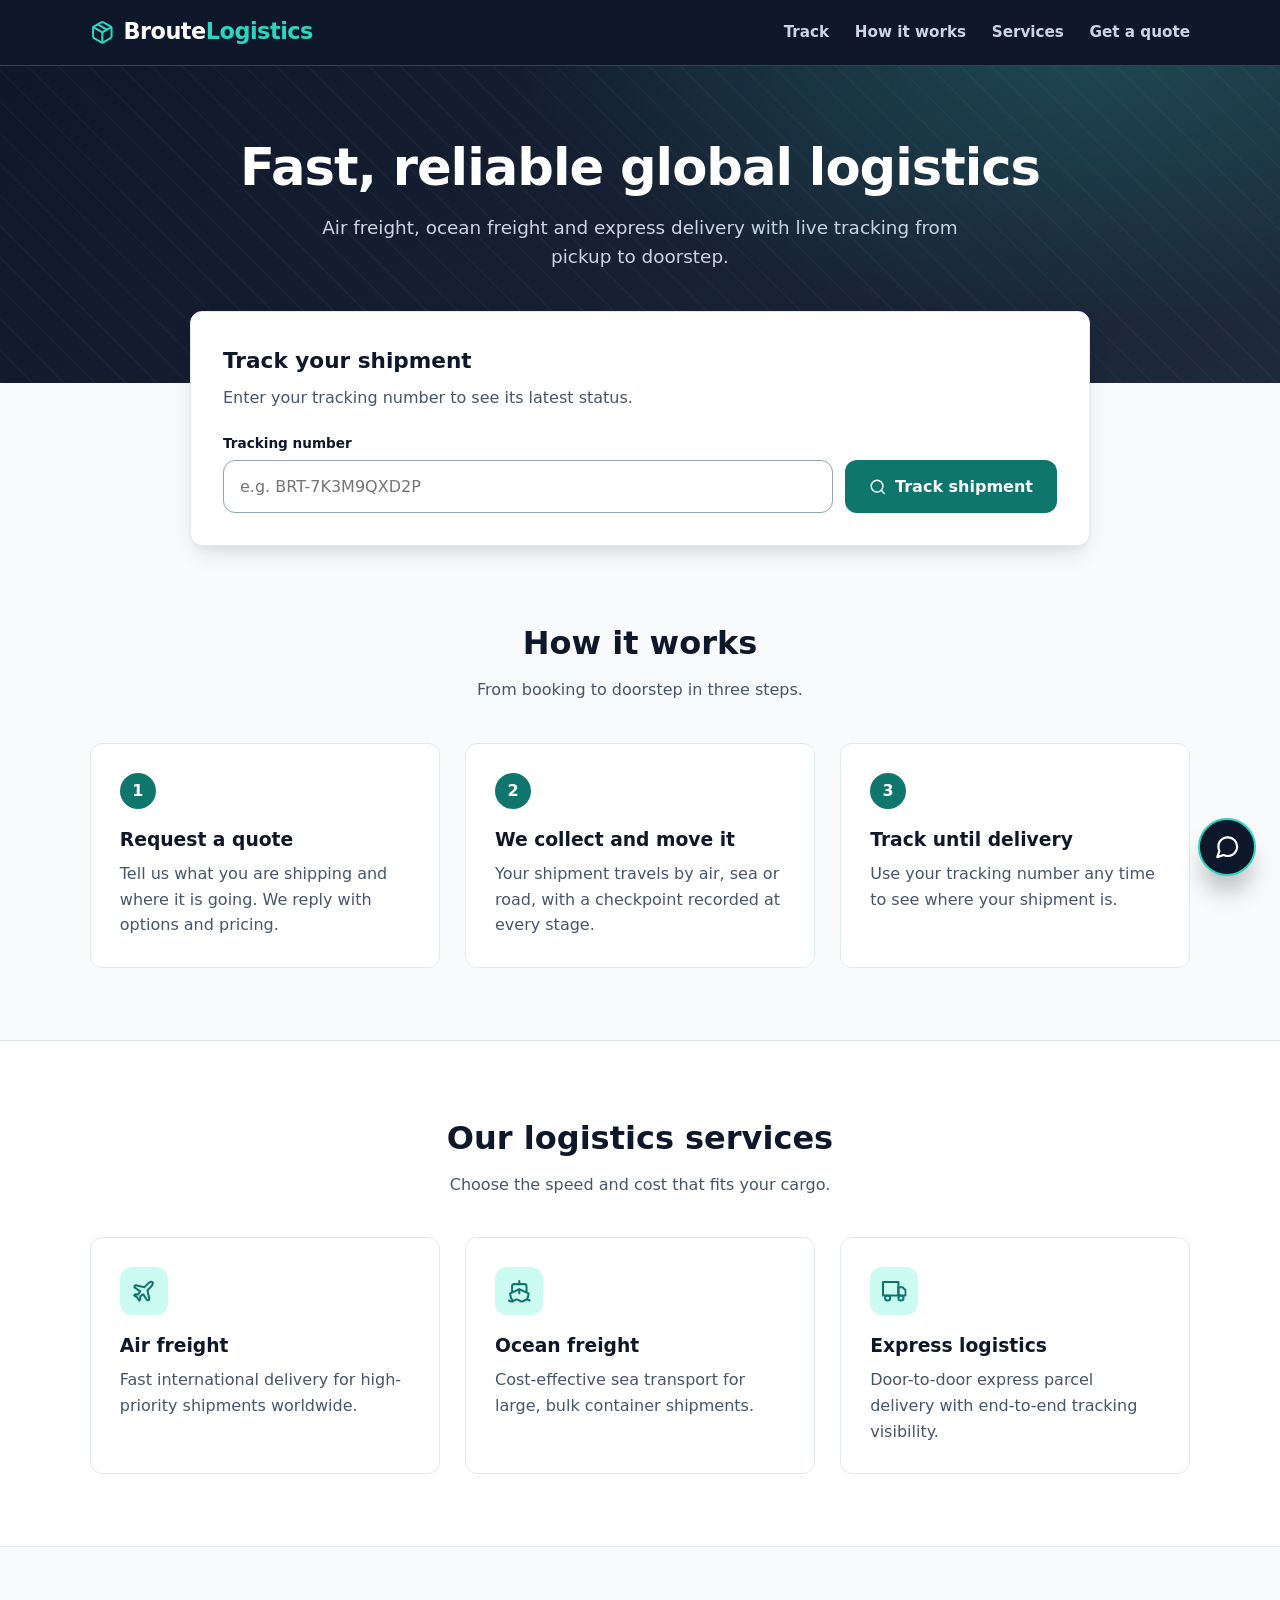
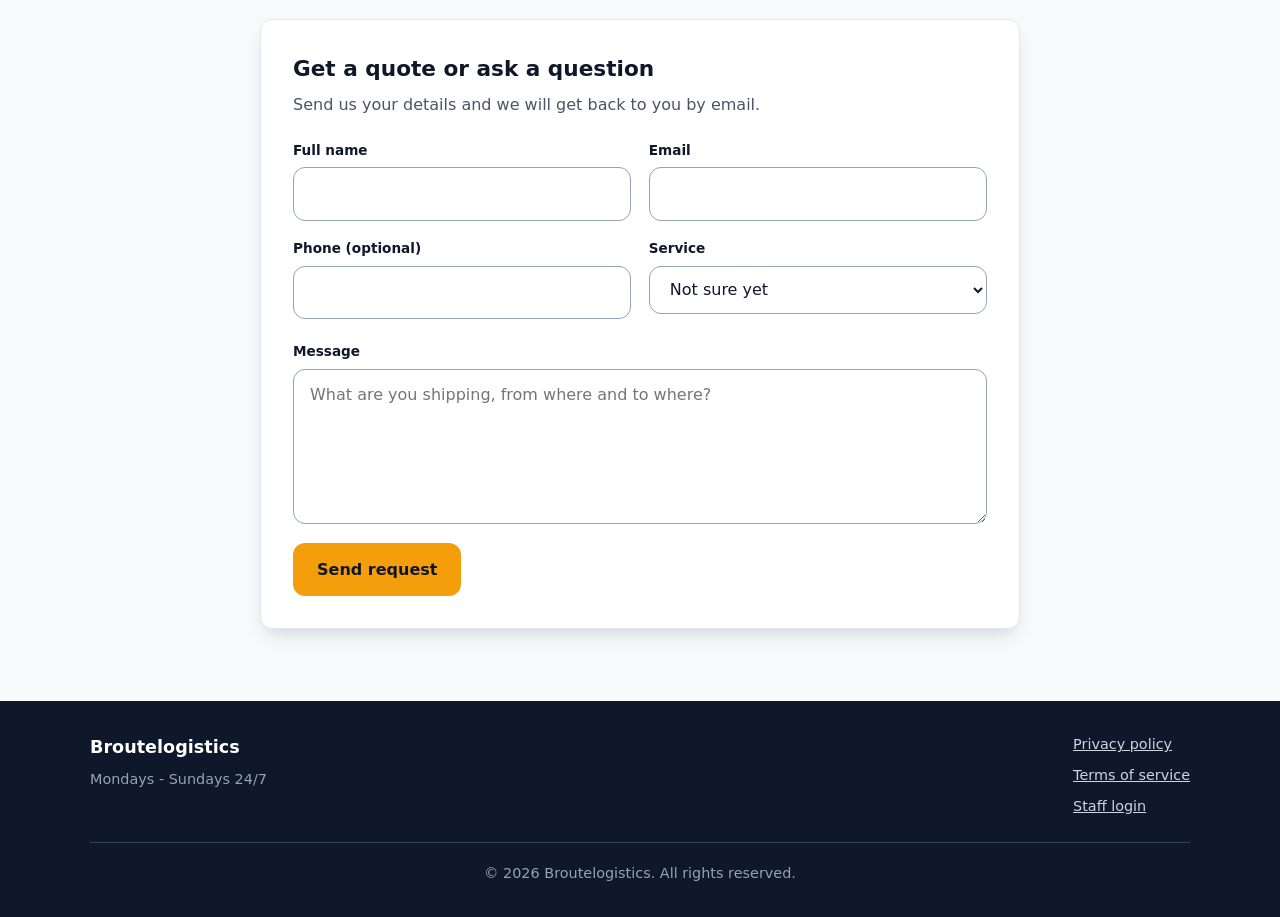
<file: index.html>
<!DOCTYPE html>
<html lang="en">
<head>
  <meta charset="UTF-8">
  <meta name="viewport" content="width=device-width, initial-scale=1">
  <meta http-equiv="Content-Security-Policy" content="default-src 'self'; script-src 'self'; style-src 'self'; img-src 'self' data:; connect-src 'self' https://*.supabase.co; base-uri 'self'; form-action 'self'; object-src 'none'">
  <meta name="theme-color" content="#0F172A">
  <link rel="icon" href="assets/favicon.svg" type="image/svg+xml">
  <link rel="stylesheet" href="assets/css/styles.css">
  <title>Broutelogistics | Global Freight &amp; Parcel Tracking</title>
  <meta name="description" content="Broutelogistics: air freight, ocean freight and express parcel delivery with live shipment tracking.">
  <meta property="og:type" content="website">
  <meta property="og:title" content="Broutelogistics | Global Freight &amp; Parcel Tracking">
  <meta property="og:description" content="Air, ocean and express logistics with live shipment tracking.">
  <script src="assets/js/config.js"></script>
  <script src="assets/js/utils.js" defer></script>
  <script src="assets/js/api.js" defer></script>
  <script src="assets/js/main.js" defer></script>
</head>
<body>
  <a class="skip-link" href="#main">Skip to content</a>
  <svg class="sprite" width="0" height="0" aria-hidden="true" focusable="false">
    <symbol id="i-search" viewBox="0 0 24 24"><circle cx="11" cy="11" r="8"/><line x1="21" y1="21" x2="16.65" y2="16.65"/></symbol>
    <symbol id="i-menu" viewBox="0 0 24 24"><line x1="3" y1="12" x2="21" y2="12"/><line x1="3" y1="6" x2="21" y2="6"/><line x1="3" y1="18" x2="21" y2="18"/></symbol>
    <symbol id="i-x" viewBox="0 0 24 24"><line x1="18" y1="6" x2="6" y2="18"/><line x1="6" y1="6" x2="18" y2="18"/></symbol>
    <symbol id="i-check" viewBox="0 0 24 24"><polyline points="20 6 9 17 4 12"/></symbol>
    <symbol id="i-chat" viewBox="0 0 24 24"><path d="M21 11.5a8.38 8.38 0 0 1-.9 3.8 8.5 8.5 0 0 1-7.6 4.7 8.38 8.38 0 0 1-3.8-.9L3 21l1.9-5.7a8.38 8.38 0 0 1-.9-3.8 8.5 8.5 0 0 1 4.7-7.6 8.38 8.38 0 0 1 3.8-.9h.5a8.48 8.48 0 0 1 8 8v.5z"/></symbol>
    <symbol id="i-send" viewBox="0 0 24 24"><line x1="22" y1="2" x2="11" y2="13"/><polygon points="22 2 15 22 11 13 2 9 22 2"/></symbol>
    <symbol id="i-package" viewBox="0 0 24 24"><path d="M16.5 9.4l-9-5.19M21 16V8a2 2 0 0 0-1-1.73l-7-4a2 2 0 0 0-2 0l-7 4A2 2 0 0 0 3 8v8a2 2 0 0 0 1 1.73l7 4a2 2 0 0 0 2 0l7-4A2 2 0 0 0 21 16z"/><polyline points="3.27 6.96 12 12.01 20.73 6.96"/><line x1="12" y1="22.08" x2="12" y2="12"/></symbol>
    <symbol id="i-truck" viewBox="0 0 24 24"><rect x="1" y="3" width="15" height="13"/><polygon points="16 8 20 8 23 11 23 16 16 16 16 8"/><circle cx="5.5" cy="18.5" r="2.5"/><circle cx="18.5" cy="18.5" r="2.5"/></symbol>
    <symbol id="i-plane" viewBox="0 0 24 24"><path d="M17.8 19.2 16 11l3.5-3.5C21 6 21.5 4 21 3c-1-.5-3 0-4.5 1.5L13 8 4.8 6.2c-.5-.1-.9.1-1.1.5l-.3.5c-.2.5-.1 1 .3 1.3L9 12l-2 3H4l-1 1 3 2 2 3 1-1v-3l3-2 3.5 5.3c.3.4.8.5 1.3.3l.5-.2c.4-.3.6-.7.5-1.2z"/></symbol>
    <symbol id="i-ship" viewBox="0 0 24 24"><path d="M2 21c.6.5 1.2 1 2.5 1 2.5 0 2.5-2 5-2 1.3 0 1.9.5 2.5 1 .6.5 1.2 1 2.5 1 2.5 0 2.5-2 5-2 1.3 0 1.9.5 2.5 1"/><path d="M19.38 20A11.6 11.6 0 0 0 21 14l-9-4-9 4c0 2.9.94 5.34 2.81 7.76"/><path d="M19 13V7a2 2 0 0 0-2-2H7a2 2 0 0 0-2 2v6"/><path d="M12 10v4"/><path d="M12 2v3"/></symbol>
  </svg>

  <header class="site-header">
    <div class="container header-inner">
      <a class="brand" href="index.html" aria-label="Broutelogistics home"><svg class="icon" aria-hidden="true"><use href="#i-package"/></svg><span>Broute<b>Logistics</b></span></a>
      <button class="menu-btn" id="menuBtn" type="button" aria-expanded="false" aria-controls="siteNav" aria-label="Toggle menu"><svg class="icon" aria-hidden="true"><use href="#i-menu"/></svg></button>
      <nav class="site-nav" id="siteNav" aria-label="Main">
        <a href="#track">Track</a>
        <a href="#how">How it works</a>
        <a href="#services">Services</a>
        <a href="#contact">Get a quote</a>
      </nav>
    </div>
  </header>

  <main id="main">
    <section class="hero">
      <div class="container">
        <h1>Fast, reliable global logistics</h1>
        <p>Air freight, ocean freight and express delivery with live tracking from pickup to doorstep.</p>
      </div>
    </section>

    <section id="track" class="track-section">
      <div class="container">
        <div class="card">
          <h2>Track your shipment</h2>
          <p class="lead">Enter your tracking number to see its latest status.</p>
          <form class="track-form" id="trackForm" novalidate>
            <div class="field">
              <label for="trackInput">Tracking number</label>
              <input id="trackInput" name="track" type="text" autocomplete="off" autocapitalize="characters" spellcheck="false" placeholder="e.g. BRT-7K3M9QXD2P" maxlength="24" required>
            </div>
            <button class="btn btn-primary align-end" id="trackBtn" type="submit"><svg class="icon" aria-hidden="true"><use href="#i-search"/></svg> <span>Track shipment</span></button>
          </form>
          <div id="trackResult" class="result" aria-live="polite"></div>
        </div>
      </div>
    </section>

    <section id="how" class="section">
      <div class="container">
        <h2 class="section-title">How it works</h2>
        <p class="section-sub">From booking to doorstep in three steps.</p>
        <div class="grid-3 steps-num">
          <div class="tile"><h3>Request a quote</h3><p>Tell us what you are shipping and where it is going. We reply with options and pricing.</p></div>
          <div class="tile"><h3>We collect and move it</h3><p>Your shipment travels by air, sea or road, with a checkpoint recorded at every stage.</p></div>
          <div class="tile"><h3>Track until delivery</h3><p>Use your tracking number any time to see where your shipment is.</p></div>
        </div>
      </div>
    </section>

    <section id="services" class="section alt">
      <div class="container">
        <h2 class="section-title">Our logistics services</h2>
        <p class="section-sub">Choose the speed and cost that fits your cargo.</p>
        <div class="grid-3">
          <article class="tile"><div class="icon-wrap"><svg class="icon" aria-hidden="true"><use href="#i-plane"/></svg></div><h3>Air freight</h3><p>Fast international delivery for high-priority shipments worldwide.</p></article>
          <article class="tile"><div class="icon-wrap"><svg class="icon" aria-hidden="true"><use href="#i-ship"/></svg></div><h3>Ocean freight</h3><p>Cost-effective sea transport for large, bulk container shipments.</p></article>
          <article class="tile"><div class="icon-wrap"><svg class="icon" aria-hidden="true"><use href="#i-truck"/></svg></div><h3>Express logistics</h3><p>Door-to-door express parcel delivery with end-to-end tracking visibility.</p></article>
        </div>
      </div>
    </section>

    <section id="contact" class="section">
      <div class="container narrow">
        <div class="card">
          <h2>Get a quote or ask a question</h2>
          <p class="lead">Send us your details and we will get back to you by email.</p>
          <form id="inquiryForm" novalidate>
            <div class="form-grid">
              <div class="field"><label for="qName">Full name</label><input id="qName" name="name" type="text" autocomplete="name" maxlength="100" required></div>
              <div class="field"><label for="qEmail">Email</label><input id="qEmail" name="email" type="email" autocomplete="email" maxlength="200" required></div>
              <div class="field"><label for="qPhone">Phone (optional)</label><input id="qPhone" name="phone" type="tel" autocomplete="tel" maxlength="40"></div>
              <div class="field"><label for="qService">Service</label>
                <select id="qService" name="service"><option value="">Not sure yet</option><option>Express</option><option>Air Freight</option><option>Ocean Freight</option></select></div>
            </div>
            <div class="field full"><label for="qMessage">Message</label><textarea id="qMessage" name="message" rows="5" maxlength="2000" required placeholder="What are you shipping, from where and to where?"></textarea></div>
            <div class="trap" aria-hidden="true"><label for="qWebsite">Website</label><input id="qWebsite" name="website" type="text" tabindex="-1" autocomplete="off"></div>
            <button class="btn btn-accent" id="qBtn" type="submit">Send request</button>
          </form>
          <div id="inquiryMsg" aria-live="polite"></div>
        </div>
      </div>
    </section>
  </main>

  <footer class="site-footer">
    <div class="container footer-grid">
      <div>
        <p class="footer-brand">Broutelogistics</p>
        <p data-company-wrap><span data-company="address"></span></p>
        <p data-company-wrap>Email: <a data-company="email" href="#"></a></p>
        <p data-company-wrap>Phone: <a data-company="phone" href="#"></a></p>
        <p data-company-wrap><span data-company="hours"></span></p>
      </div>
      <nav aria-label="Footer" class="footer-links">
        <a href="privacy.html">Privacy policy</a>
        <a href="terms.html">Terms of service</a>
        <a href="admin.html" rel="nofollow">Staff login</a>
      </nav>
    </div>
    <div class="container"><p class="copy">&copy; <span id="year">2026</span> Broutelogistics. All rights reserved.</p></div>
  </footer>

  <button class="chat-toggle" id="chatToggle" type="button" aria-expanded="false" aria-controls="chatPanel" aria-label="Open chat assistant"><svg class="icon" aria-hidden="true"><use href="#i-chat"/></svg></button>
  <section class="chat-panel" id="chatPanel" aria-label="Chat assistant" hidden>
    <div class="chat-head"><span>Broute Assistant</span><button type="button" id="chatClose" aria-label="Close chat"><svg class="icon" aria-hidden="true"><use href="#i-x"/></svg></button></div>
    <div class="chat-log" id="chatLog" role="log" aria-live="polite"></div>
    <form class="chat-form" id="chatForm">
      <label class="visually-hidden" for="chatInput">Your message</label>
      <input id="chatInput" type="text" placeholder="Ask a question or paste a tracking number" autocomplete="off" maxlength="300" required>
      <button class="btn btn-primary btn-sm" type="submit" aria-label="Send"><svg class="icon" aria-hidden="true"><use href="#i-send"/></svg></button>
    </form>
  </section>
</body>
</html>
</file>
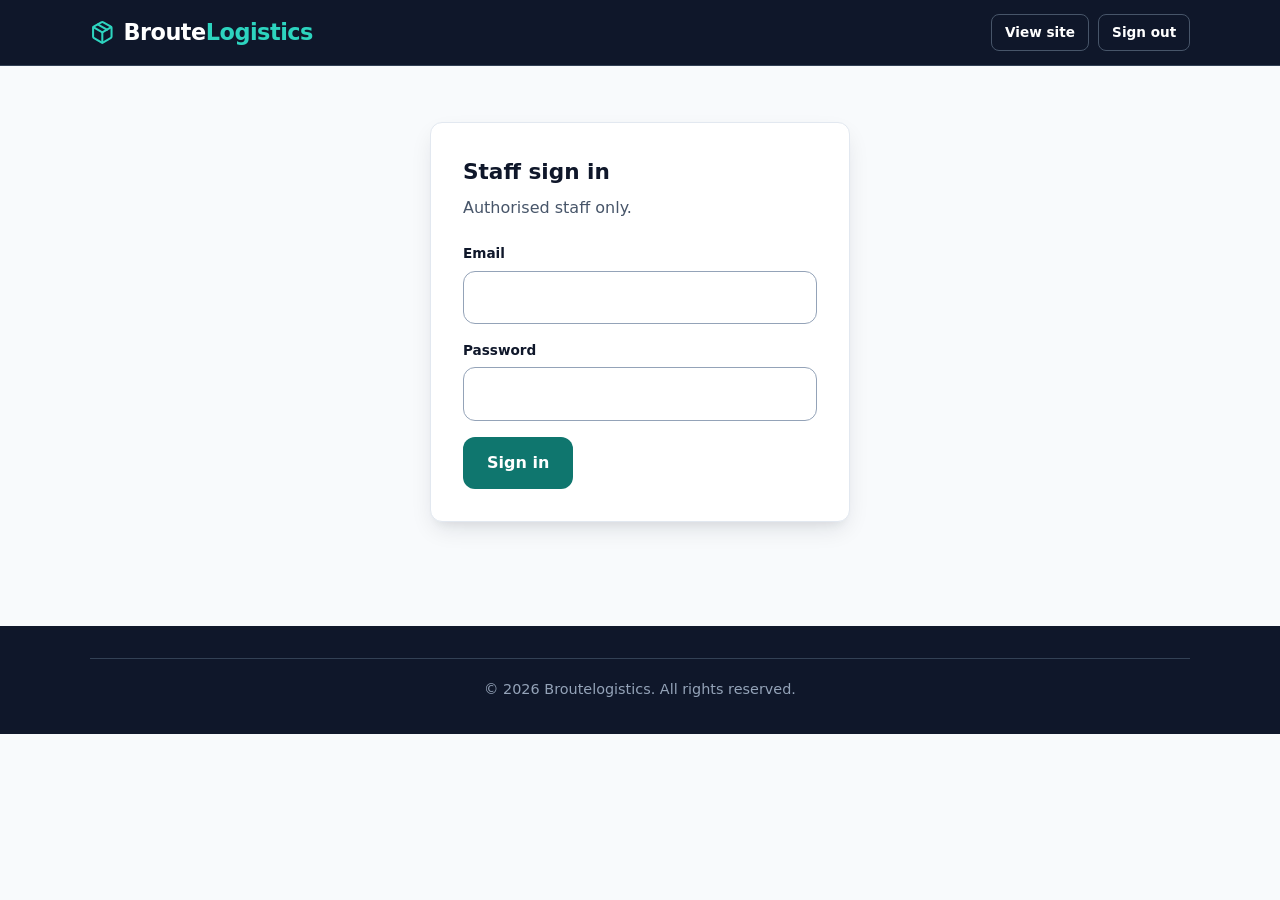
<file: admin.html>
<!DOCTYPE html>
<html lang="en">
<head>
  <meta charset="UTF-8">
  <meta name="viewport" content="width=device-width, initial-scale=1">
  <meta http-equiv="Content-Security-Policy" content="default-src 'self'; script-src 'self'; style-src 'self'; img-src 'self' data:; connect-src 'self' https://*.supabase.co; base-uri 'self'; form-action 'self'; object-src 'none'">
  <meta name="theme-color" content="#0F172A">
  <link rel="icon" href="assets/favicon.svg" type="image/svg+xml">
  <link rel="stylesheet" href="assets/css/styles.css">
  <meta name="robots" content="noindex, nofollow">
  <title>Staff console | Broutelogistics</title>
  <script src="assets/js/config.js"></script>
  <script src="assets/js/utils.js" defer></script>
  <script src="assets/js/api.js" defer></script>
  <script src="assets/js/admin.js" defer></script>
</head>
<body class="admin">
  <a class="skip-link" href="#main">Skip to content</a>
  <svg class="sprite" width="0" height="0" aria-hidden="true" focusable="false">
    <symbol id="i-search" viewBox="0 0 24 24"><circle cx="11" cy="11" r="8"/><line x1="21" y1="21" x2="16.65" y2="16.65"/></symbol>
    <symbol id="i-menu" viewBox="0 0 24 24"><line x1="3" y1="12" x2="21" y2="12"/><line x1="3" y1="6" x2="21" y2="6"/><line x1="3" y1="18" x2="21" y2="18"/></symbol>
    <symbol id="i-x" viewBox="0 0 24 24"><line x1="18" y1="6" x2="6" y2="18"/><line x1="6" y1="6" x2="18" y2="18"/></symbol>
    <symbol id="i-check" viewBox="0 0 24 24"><polyline points="20 6 9 17 4 12"/></symbol>
    <symbol id="i-chat" viewBox="0 0 24 24"><path d="M21 11.5a8.38 8.38 0 0 1-.9 3.8 8.5 8.5 0 0 1-7.6 4.7 8.38 8.38 0 0 1-3.8-.9L3 21l1.9-5.7a8.38 8.38 0 0 1-.9-3.8 8.5 8.5 0 0 1 4.7-7.6 8.38 8.38 0 0 1 3.8-.9h.5a8.48 8.48 0 0 1 8 8v.5z"/></symbol>
    <symbol id="i-send" viewBox="0 0 24 24"><line x1="22" y1="2" x2="11" y2="13"/><polygon points="22 2 15 22 11 13 2 9 22 2"/></symbol>
    <symbol id="i-package" viewBox="0 0 24 24"><path d="M16.5 9.4l-9-5.19M21 16V8a2 2 0 0 0-1-1.73l-7-4a2 2 0 0 0-2 0l-7 4A2 2 0 0 0 3 8v8a2 2 0 0 0 1 1.73l7 4a2 2 0 0 0 2 0l7-4A2 2 0 0 0 21 16z"/><polyline points="3.27 6.96 12 12.01 20.73 6.96"/><line x1="12" y1="22.08" x2="12" y2="12"/></symbol>
    <symbol id="i-truck" viewBox="0 0 24 24"><rect x="1" y="3" width="15" height="13"/><polygon points="16 8 20 8 23 11 23 16 16 16 16 8"/><circle cx="5.5" cy="18.5" r="2.5"/><circle cx="18.5" cy="18.5" r="2.5"/></symbol>
    <symbol id="i-plane" viewBox="0 0 24 24"><path d="M17.8 19.2 16 11l3.5-3.5C21 6 21.5 4 21 3c-1-.5-3 0-4.5 1.5L13 8 4.8 6.2c-.5-.1-.9.1-1.1.5l-.3.5c-.2.5-.1 1 .3 1.3L9 12l-2 3H4l-1 1 3 2 2 3 1-1v-3l3-2 3.5 5.3c.3.4.8.5 1.3.3l.5-.2c.4-.3.6-.7.5-1.2z"/></symbol>
    <symbol id="i-ship" viewBox="0 0 24 24"><path d="M2 21c.6.5 1.2 1 2.5 1 2.5 0 2.5-2 5-2 1.3 0 1.9.5 2.5 1 .6.5 1.2 1 2.5 1 2.5 0 2.5-2 5-2 1.3 0 1.9.5 2.5 1"/><path d="M19.38 20A11.6 11.6 0 0 0 21 14l-9-4-9 4c0 2.9.94 5.34 2.81 7.76"/><path d="M19 13V7a2 2 0 0 0-2-2H7a2 2 0 0 0-2 2v6"/><path d="M12 10v4"/><path d="M12 2v3"/></symbol>
  </svg>

  <header class="site-header">
    <div class="container header-inner">
      <a class="brand" href="index.html" aria-label="Broutelogistics home"><svg class="icon" aria-hidden="true"><use href="#i-package"/></svg><span>Broute<b>Logistics</b></span></a>
      <div class="header-actions">
        <span class="who" id="whoami" hidden></span>
        <a class="btn btn-ghost btn-sm" href="index.html">View site</a>
        <button class="btn btn-ghost btn-sm" id="logoutBtn" type="button" hidden>Sign out</button>
      </div>
    </div>
  </header>

  <main id="main" class="container">
    <!-- Sign in -->
    <section id="loginView" class="login-wrap" hidden>
      <div class="card">
        <h1 class="h2">Staff sign in</h1>
        <p class="lead">Authorised staff only.</p>
        <form id="loginForm" novalidate>
          <div class="field"><label for="lEmail">Email</label><input id="lEmail" type="email" autocomplete="username" required></div>
          <div class="field mt"><label for="lPass">Password</label><input id="lPass" type="password" autocomplete="current-password" required></div>
          <button class="btn btn-primary mt" id="lBtn" type="submit">Sign in</button>
        </form>
        <div id="loginMsg" aria-live="polite"></div>
      </div>
    </section>

    <!-- Console -->
    <div id="appView" class="stack" hidden>
      <div class="page-head"><h1>Staff console</h1></div>
      <div class="tabs" role="tablist" aria-label="Sections">
        <button class="tab" role="tab" id="tabShip" aria-selected="true" aria-controls="panelShip" type="button">Shipments</button>
        <button class="tab" role="tab" id="tabInq" aria-selected="false" aria-controls="panelInq" type="button">Enquiries <span class="count" id="inqCount" hidden></span></button>
      </div>

      <div id="panelShip" role="tabpanel" aria-labelledby="tabShip" class="stack">
        <section class="card" aria-labelledby="createTitle">
          <h2 id="createTitle">New shipment</h2>
          <p class="lead">A unique tracking number is generated automatically. New shipments always start as "Created".</p>
          <form id="createForm" novalidate>
            <div class="form-grid">
              <div class="field"><label for="description">Goods description</label><input id="description" name="description" type="text" maxlength="120" required></div>
              <div class="field"><label for="service">Service</label><select id="service" name="service"><option>Express</option><option>Air Freight</option><option>Ocean Freight</option></select></div>
              <div class="field"><label for="origin">Origin</label><input id="origin" name="origin" type="text" maxlength="100" placeholder="City, Country" required></div>
              <div class="field"><label for="destination">Destination</label><input id="destination" name="destination" type="text" maxlength="100" placeholder="City, Country" required></div>
              <div class="field"><label for="sender">Sender name</label><input id="sender" name="sender" type="text" maxlength="100"></div>
              <div class="field"><label for="recipient">Recipient name</label><input id="recipient" name="recipient" type="text" maxlength="100"></div>
              <div class="field"><label for="contact">Recipient contact</label><input id="contact" name="contact" type="text" maxlength="120" placeholder="Email or phone"></div>
              <div class="field"><label for="weight">Weight (kg)</label><input id="weight" name="weight" type="number" min="0.01" step="0.01"></div>
            </div>
            <button class="btn btn-accent" id="createBtn" type="submit">Generate tracking number</button>
          </form>
          <div id="createMsg" aria-live="polite"></div>
        </section>

        <section class="card" aria-labelledby="listTitle">
          <div class="toolbar">
            <h2 id="listTitle">All shipments</h2>
            <div class="group">
              <label class="visually-hidden" for="searchBox">Search shipments</label>
              <input class="search" id="searchBox" type="search" placeholder="Search tracking no., goods, recipient…" maxlength="60">
              <label class="visually-hidden" for="statusFilter">Filter by status</label>
              <select class="search" id="statusFilter"><option value="">All statuses</option></select>
            </div>
          </div>
          <div id="listMsg" aria-live="polite"></div>
          <div class="table-wrap">
            <table class="table stack-sm">
              <caption class="visually-hidden">Shipments</caption>
              <thead><tr><th scope="col">Tracking no.</th><th scope="col">Goods</th><th scope="col">Route</th><th scope="col">Status</th><th scope="col">Updated</th><th scope="col"><span class="visually-hidden">Actions</span></th></tr></thead>
              <tbody id="shipmentRows"></tbody>
            </table>
          </div>
          <p class="empty" id="emptyState" hidden>No shipments found.</p>
          <div class="pager">
            <button class="btn btn-ghost btn-sm" id="prevBtn" type="button">Previous</button>
            <span id="pageInfo"></span>
            <button class="btn btn-ghost btn-sm" id="nextBtn" type="button">Next</button>
          </div>
        </section>
      </div>

      <div id="panelInq" role="tabpanel" aria-labelledby="tabInq" class="stack" hidden>
        <section class="card" aria-labelledby="inqTitle">
          <h2 id="inqTitle">Customer enquiries</h2>
          <div id="inqMsg" aria-live="polite"></div>
          <ul class="inq-list" id="inqList"></ul>
          <p class="empty" id="inqEmpty" hidden>No enquiries yet.</p>
        </section>
      </div>
    </div>
  </main>

  <dialog id="shipDialog" aria-labelledby="dlgTitle">
    <div class="dlg-head"><h2 id="dlgTitle" class="h2"></h2><button class="btn btn-ghost btn-sm" id="dlgClose" type="button" aria-label="Close">&times;</button></div>
    <dl class="meta-grid" id="dlgMeta"></dl>
    <form id="eventForm" novalidate>
      <div class="form-grid">
        <div class="field"><label for="evStatus">New status</label><select id="evStatus"></select></div>
        <div class="field"><label for="evLocation">Location (optional)</label><input id="evLocation" type="text" maxlength="120" placeholder="e.g. Lagos Hub"></div>
      </div>
      <div class="field"><label for="evNote">Note (optional, visible to customer)</label><input id="evNote" type="text" maxlength="200"></div>
      <button class="btn btn-primary mt" id="evBtn" type="submit">Save update</button>
    </form>
    <div id="dlgMsg" aria-live="polite"></div>
    <h3 class="h3">History</h3>
    <ol class="timeline" id="dlgHistory"></ol>
  </dialog>

  <footer class="site-footer"><div class="container"><p class="copy">&copy; <span id="year">2026</span> Broutelogistics. All rights reserved.</p></div></footer>
</body>
</html>
</file>
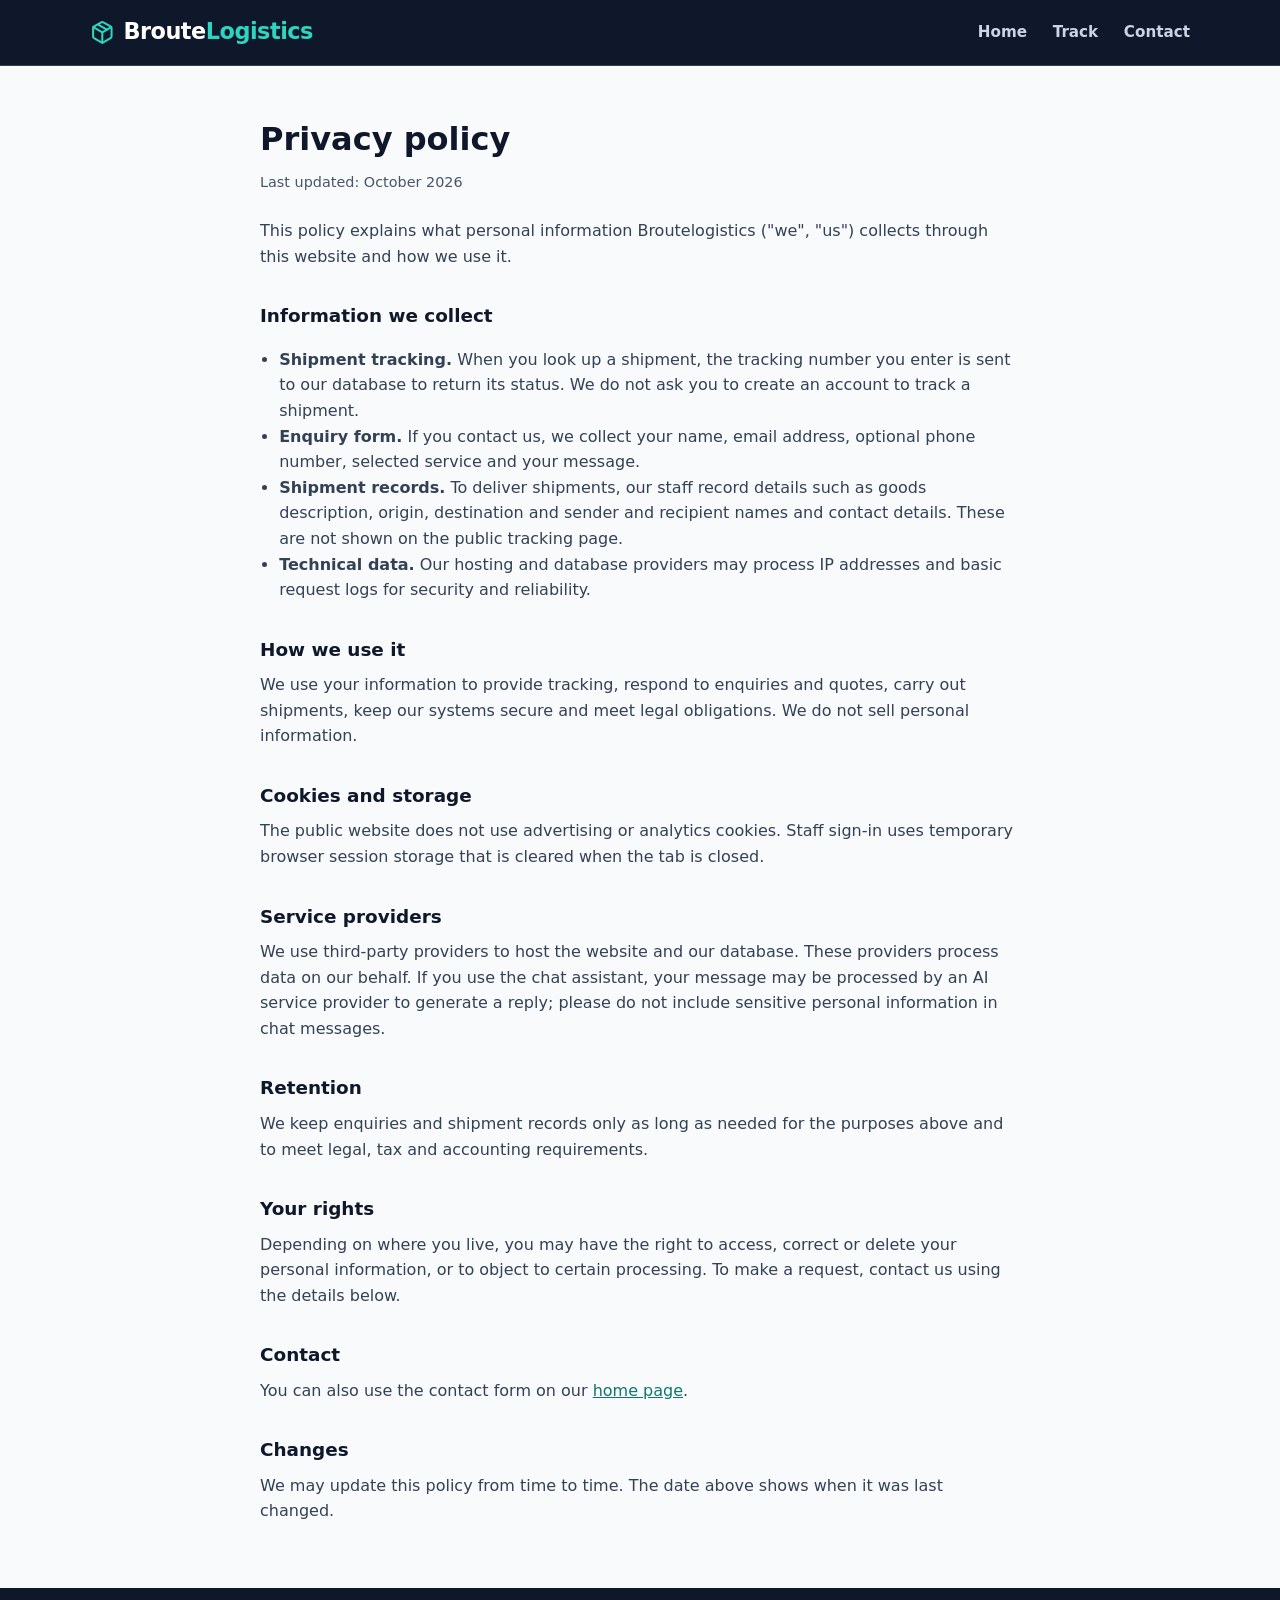
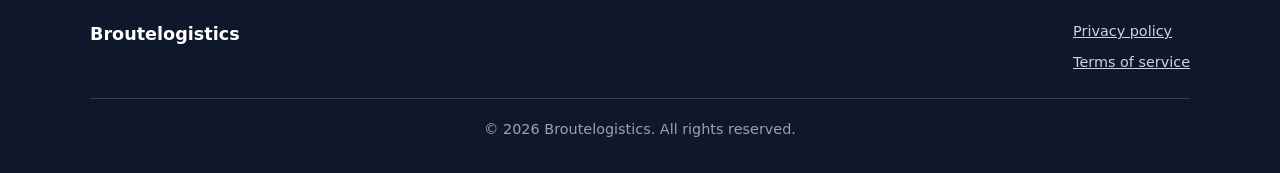
<file: privacy.html>
<!DOCTYPE html>
<html lang="en">
<head>
  <meta charset="UTF-8">
  <meta name="viewport" content="width=device-width, initial-scale=1">
  <meta http-equiv="Content-Security-Policy" content="default-src 'self'; script-src 'self'; style-src 'self'; img-src 'self' data:; connect-src 'self'; base-uri 'self'; form-action 'self'; object-src 'none'">
  <meta name="theme-color" content="#0F172A">
  <link rel="icon" href="assets/favicon.svg" type="image/svg+xml">
  <link rel="stylesheet" href="assets/css/styles.css">
  <script src="assets/js/config.js"></script>
  <script src="assets/js/utils.js" defer></script>
  <script src="assets/js/legal.js" defer></script>
  <title>Privacy policy | Broutelogistics</title>
  <meta name="description" content="How Broutelogistics collects, uses and protects personal information.">
</head>
<body>
  <svg class="sprite" width="0" height="0" aria-hidden="true" focusable="false">
    <symbol id="i-search" viewBox="0 0 24 24"><circle cx="11" cy="11" r="8"/><line x1="21" y1="21" x2="16.65" y2="16.65"/></symbol>
    <symbol id="i-menu" viewBox="0 0 24 24"><line x1="3" y1="12" x2="21" y2="12"/><line x1="3" y1="6" x2="21" y2="6"/><line x1="3" y1="18" x2="21" y2="18"/></symbol>
    <symbol id="i-x" viewBox="0 0 24 24"><line x1="18" y1="6" x2="6" y2="18"/><line x1="6" y1="6" x2="18" y2="18"/></symbol>
    <symbol id="i-check" viewBox="0 0 24 24"><polyline points="20 6 9 17 4 12"/></symbol>
    <symbol id="i-chat" viewBox="0 0 24 24"><path d="M21 11.5a8.38 8.38 0 0 1-.9 3.8 8.5 8.5 0 0 1-7.6 4.7 8.38 8.38 0 0 1-3.8-.9L3 21l1.9-5.7a8.38 8.38 0 0 1-.9-3.8 8.5 8.5 0 0 1 4.7-7.6 8.38 8.38 0 0 1 3.8-.9h.5a8.48 8.48 0 0 1 8 8v.5z"/></symbol>
    <symbol id="i-send" viewBox="0 0 24 24"><line x1="22" y1="2" x2="11" y2="13"/><polygon points="22 2 15 22 11 13 2 9 22 2"/></symbol>
    <symbol id="i-package" viewBox="0 0 24 24"><path d="M16.5 9.4l-9-5.19M21 16V8a2 2 0 0 0-1-1.73l-7-4a2 2 0 0 0-2 0l-7 4A2 2 0 0 0 3 8v8a2 2 0 0 0 1 1.73l7 4a2 2 0 0 0 2 0l7-4A2 2 0 0 0 21 16z"/><polyline points="3.27 6.96 12 12.01 20.73 6.96"/><line x1="12" y1="22.08" x2="12" y2="12"/></symbol>
    <symbol id="i-truck" viewBox="0 0 24 24"><rect x="1" y="3" width="15" height="13"/><polygon points="16 8 20 8 23 11 23 16 16 16 16 8"/><circle cx="5.5" cy="18.5" r="2.5"/><circle cx="18.5" cy="18.5" r="2.5"/></symbol>
    <symbol id="i-plane" viewBox="0 0 24 24"><path d="M17.8 19.2 16 11l3.5-3.5C21 6 21.5 4 21 3c-1-.5-3 0-4.5 1.5L13 8 4.8 6.2c-.5-.1-.9.1-1.1.5l-.3.5c-.2.5-.1 1 .3 1.3L9 12l-2 3H4l-1 1 3 2 2 3 1-1v-3l3-2 3.5 5.3c.3.4.8.5 1.3.3l.5-.2c.4-.3.6-.7.5-1.2z"/></symbol>
    <symbol id="i-ship" viewBox="0 0 24 24"><path d="M2 21c.6.5 1.2 1 2.5 1 2.5 0 2.5-2 5-2 1.3 0 1.9.5 2.5 1 .6.5 1.2 1 2.5 1 2.5 0 2.5-2 5-2 1.3 0 1.9.5 2.5 1"/><path d="M19.38 20A11.6 11.6 0 0 0 21 14l-9-4-9 4c0 2.9.94 5.34 2.81 7.76"/><path d="M19 13V7a2 2 0 0 0-2-2H7a2 2 0 0 0-2 2v6"/><path d="M12 10v4"/><path d="M12 2v3"/></symbol>
  </svg>
  <header class="site-header"><div class="container header-inner"><a class="brand" href="index.html" aria-label="Broutelogistics home"><svg class="icon" aria-hidden="true"><use href="#i-package"/></svg><span>Broute<b>Logistics</b></span></a><nav class="site-nav" id="siteNav" aria-label="Main"><a href="index.html">Home</a><a href="index.html#track">Track</a><a href="index.html#contact">Contact</a></nav></div></header>
  <main class="container narrow legal">
    <h1>Privacy policy</h1>
    <p class="updated">Last updated: October 2026</p>
    <p>This policy explains what personal information Broutelogistics ("we", "us") collects through this website and how we use it.</p>

    <h2>Information we collect</h2>
    <ul>
      <li><strong>Shipment tracking.</strong> When you look up a shipment, the tracking number you enter is sent to our database to return its status. We do not ask you to create an account to track a shipment.</li>
      <li><strong>Enquiry form.</strong> If you contact us, we collect your name, email address, optional phone number, selected service and your message.</li>
      <li><strong>Shipment records.</strong> To deliver shipments, our staff record details such as goods description, origin, destination and sender and recipient names and contact details. These are not shown on the public tracking page.</li>
      <li><strong>Technical data.</strong> Our hosting and database providers may process IP addresses and basic request logs for security and reliability.</li>
    </ul>

    <h2>How we use it</h2>
    <p>We use your information to provide tracking, respond to enquiries and quotes, carry out shipments, keep our systems secure and meet legal obligations. We do not sell personal information.</p>

    <h2>Cookies and storage</h2>
    <p>The public website does not use advertising or analytics cookies. Staff sign-in uses temporary browser session storage that is cleared when the tab is closed.</p>

    <h2>Service providers</h2>
    <p>We use third-party providers to host the website and our database. These providers process data on our behalf. If you use the chat assistant, your message may be processed by an AI service provider to generate a reply; please do not include sensitive personal information in chat messages.</p>

    <h2>Retention</h2>
    <p>We keep enquiries and shipment records only as long as needed for the purposes above and to meet legal, tax and accounting requirements.</p>

    <h2>Your rights</h2>
    <p>Depending on where you live, you may have the right to access, correct or delete your personal information, or to object to certain processing. To make a request, contact us using the details below.</p>

    <h2>Contact</h2>
    <p data-company-wrap>Email: <a data-company="email" href="#"></a></p>
    <p data-company-wrap>Phone: <a data-company="phone" href="#"></a></p>
    <p data-company-wrap>Address: <span data-company="address"></span></p>
    <p>You can also use the contact form on our <a href="index.html#contact">home page</a>.</p>

    <h2>Changes</h2>
    <p>We may update this policy from time to time. The date above shows when it was last changed.</p>
  </main>
  <footer class="site-footer">
    <div class="container footer-grid">
      <div>
        <p class="footer-brand">Broutelogistics</p>
        <p data-company-wrap><span data-company="address"></span></p>
        <p data-company-wrap>Email: <a data-company="email" href="#"></a></p>
        <p data-company-wrap>Phone: <a data-company="phone" href="#"></a></p>
      </div>
      <nav aria-label="Footer" class="footer-links"><a href="privacy.html">Privacy policy</a><a href="terms.html">Terms of service</a></nav>
    </div>
    <div class="container"><p class="copy">&copy; <span id="year">2026</span> Broutelogistics. All rights reserved.</p></div>
  </footer>
</body>
</html>
</file>
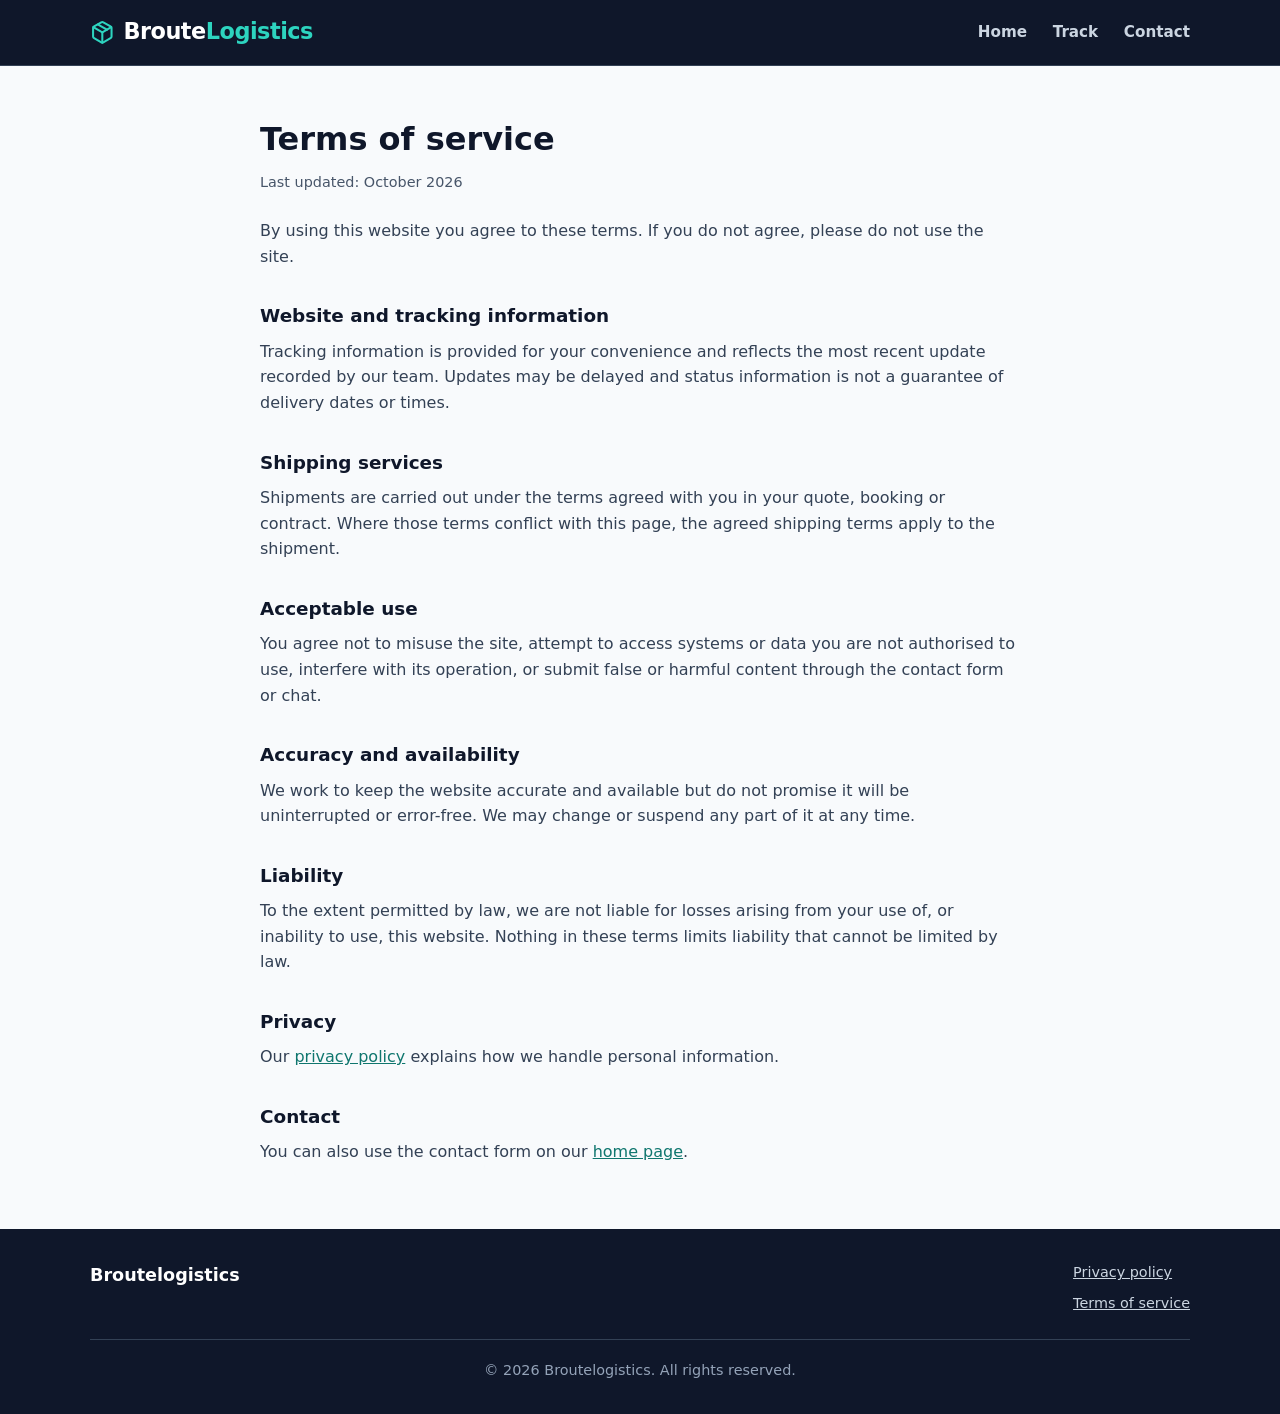
<file: terms.html>
<!DOCTYPE html>
<html lang="en">
<head>
  <meta charset="UTF-8">
  <meta name="viewport" content="width=device-width, initial-scale=1">
  <meta http-equiv="Content-Security-Policy" content="default-src 'self'; script-src 'self'; style-src 'self'; img-src 'self' data:; connect-src 'self'; base-uri 'self'; form-action 'self'; object-src 'none'">
  <meta name="theme-color" content="#0F172A">
  <link rel="icon" href="assets/favicon.svg" type="image/svg+xml">
  <link rel="stylesheet" href="assets/css/styles.css">
  <script src="assets/js/config.js"></script>
  <script src="assets/js/utils.js" defer></script>
  <script src="assets/js/legal.js" defer></script>
  <title>Terms of service | Broutelogistics</title>
  <meta name="description" content="Terms for using the Broutelogistics website and tracking service.">
</head>
<body>
  <svg class="sprite" width="0" height="0" aria-hidden="true" focusable="false">
    <symbol id="i-search" viewBox="0 0 24 24"><circle cx="11" cy="11" r="8"/><line x1="21" y1="21" x2="16.65" y2="16.65"/></symbol>
    <symbol id="i-menu" viewBox="0 0 24 24"><line x1="3" y1="12" x2="21" y2="12"/><line x1="3" y1="6" x2="21" y2="6"/><line x1="3" y1="18" x2="21" y2="18"/></symbol>
    <symbol id="i-x" viewBox="0 0 24 24"><line x1="18" y1="6" x2="6" y2="18"/><line x1="6" y1="6" x2="18" y2="18"/></symbol>
    <symbol id="i-check" viewBox="0 0 24 24"><polyline points="20 6 9 17 4 12"/></symbol>
    <symbol id="i-chat" viewBox="0 0 24 24"><path d="M21 11.5a8.38 8.38 0 0 1-.9 3.8 8.5 8.5 0 0 1-7.6 4.7 8.38 8.38 0 0 1-3.8-.9L3 21l1.9-5.7a8.38 8.38 0 0 1-.9-3.8 8.5 8.5 0 0 1 4.7-7.6 8.38 8.38 0 0 1 3.8-.9h.5a8.48 8.48 0 0 1 8 8v.5z"/></symbol>
    <symbol id="i-send" viewBox="0 0 24 24"><line x1="22" y1="2" x2="11" y2="13"/><polygon points="22 2 15 22 11 13 2 9 22 2"/></symbol>
    <symbol id="i-package" viewBox="0 0 24 24"><path d="M16.5 9.4l-9-5.19M21 16V8a2 2 0 0 0-1-1.73l-7-4a2 2 0 0 0-2 0l-7 4A2 2 0 0 0 3 8v8a2 2 0 0 0 1 1.73l7 4a2 2 0 0 0 2 0l7-4A2 2 0 0 0 21 16z"/><polyline points="3.27 6.96 12 12.01 20.73 6.96"/><line x1="12" y1="22.08" x2="12" y2="12"/></symbol>
    <symbol id="i-truck" viewBox="0 0 24 24"><rect x="1" y="3" width="15" height="13"/><polygon points="16 8 20 8 23 11 23 16 16 16 16 8"/><circle cx="5.5" cy="18.5" r="2.5"/><circle cx="18.5" cy="18.5" r="2.5"/></symbol>
    <symbol id="i-plane" viewBox="0 0 24 24"><path d="M17.8 19.2 16 11l3.5-3.5C21 6 21.5 4 21 3c-1-.5-3 0-4.5 1.5L13 8 4.8 6.2c-.5-.1-.9.1-1.1.5l-.3.5c-.2.5-.1 1 .3 1.3L9 12l-2 3H4l-1 1 3 2 2 3 1-1v-3l3-2 3.5 5.3c.3.4.8.5 1.3.3l.5-.2c.4-.3.6-.7.5-1.2z"/></symbol>
    <symbol id="i-ship" viewBox="0 0 24 24"><path d="M2 21c.6.5 1.2 1 2.5 1 2.5 0 2.5-2 5-2 1.3 0 1.9.5 2.5 1 .6.5 1.2 1 2.5 1 2.5 0 2.5-2 5-2 1.3 0 1.9.5 2.5 1"/><path d="M19.38 20A11.6 11.6 0 0 0 21 14l-9-4-9 4c0 2.9.94 5.34 2.81 7.76"/><path d="M19 13V7a2 2 0 0 0-2-2H7a2 2 0 0 0-2 2v6"/><path d="M12 10v4"/><path d="M12 2v3"/></symbol>
  </svg>
  <header class="site-header"><div class="container header-inner"><a class="brand" href="index.html" aria-label="Broutelogistics home"><svg class="icon" aria-hidden="true"><use href="#i-package"/></svg><span>Broute<b>Logistics</b></span></a><nav class="site-nav" id="siteNav" aria-label="Main"><a href="index.html">Home</a><a href="index.html#track">Track</a><a href="index.html#contact">Contact</a></nav></div></header>
  <main class="container narrow legal">
    <h1>Terms of service</h1>
    <p class="updated">Last updated: October 2026</p>
    <p>By using this website you agree to these terms. If you do not agree, please do not use the site.</p>

    <h2>Website and tracking information</h2>
    <p>Tracking information is provided for your convenience and reflects the most recent update recorded by our team. Updates may be delayed and status information is not a guarantee of delivery dates or times.</p>

    <h2>Shipping services</h2>
    <p>Shipments are carried out under the terms agreed with you in your quote, booking or contract. Where those terms conflict with this page, the agreed shipping terms apply to the shipment.</p>

    <h2>Acceptable use</h2>
    <p>You agree not to misuse the site, attempt to access systems or data you are not authorised to use, interfere with its operation, or submit false or harmful content through the contact form or chat.</p>

    <h2>Accuracy and availability</h2>
    <p>We work to keep the website accurate and available but do not promise it will be uninterrupted or error-free. We may change or suspend any part of it at any time.</p>

    <h2>Liability</h2>
    <p>To the extent permitted by law, we are not liable for losses arising from your use of, or inability to use, this website. Nothing in these terms limits liability that cannot be limited by law.</p>

    <h2>Privacy</h2>
    <p>Our <a href="privacy.html">privacy policy</a> explains how we handle personal information.</p>

    <h2>Contact</h2>
    <p data-company-wrap>Email: <a data-company="email" href="#"></a></p>
    <p data-company-wrap>Phone: <a data-company="phone" href="#"></a></p>
    <p>You can also use the contact form on our <a href="index.html#contact">home page</a>.</p>
  </main>
  <footer class="site-footer">
    <div class="container footer-grid">
      <div>
        <p class="footer-brand">Broutelogistics</p>
        <p data-company-wrap><span data-company="address"></span></p>
        <p data-company-wrap>Email: <a data-company="email" href="#"></a></p>
        <p data-company-wrap>Phone: <a data-company="phone" href="#"></a></p>
      </div>
      <nav aria-label="Footer" class="footer-links"><a href="privacy.html">Privacy policy</a><a href="terms.html">Terms of service</a></nav>
    </div>
    <div class="container"><p class="copy">&copy; <span id="year">2026</span> Broutelogistics. All rights reserved.</p></div>
  </footer>
</body>
</html>
</file>
<file: assets/css/styles.css>
/* ==========================================================================
   Broutelogistics – single stylesheet (no external fonts/CSS => fast, private)
   ========================================================================== */
:root {
  --navy: #0F172A;
  --slate: #1E293B;
  --teal: #0F766E;          /* AA contrast with white text */
  --teal-hover: #115E59;
  --teal-bright: #2DD4BF;
  --amber: #F59E0B;
  --amber-hover: #D97706;
  --bg: #F8FAFC;
  --card: #FFFFFF;
  --text: #0F172A;
  --muted: #475569;
  --border: #E2E8F0;
  --danger: #B91C1C;
  --radius: 12px;
  --shadow: 0 10px 25px -5px rgba(15, 23, 42, .12), 0 8px 10px -6px rgba(15, 23, 42, .06);
  --font: system-ui, -apple-system, "Segoe UI", Roboto, "Helvetica Neue", Arial, sans-serif;
}

*, *::before, *::after { box-sizing: border-box; }
html { scroll-behavior: smooth; scroll-padding-top: 5rem; }
body { margin: 0; font-family: var(--font); background: var(--bg); color: var(--text); line-height: 1.6; -webkit-text-size-adjust: 100%; }
h1, h2, h3, p { margin: 0; }
img, svg { max-width: 100%; }
a { color: var(--teal); }
.container { width: min(1100px, 100% - 3rem); margin-inline: auto; }
.visually-hidden { position: absolute !important; width: 1px; height: 1px; overflow: hidden; clip: rect(0 0 0 0); white-space: nowrap; }
.icon { width: 1.1em; height: 1.1em; fill: none; stroke: currentColor; stroke-width: 2; stroke-linecap: round; stroke-linejoin: round; flex: none; vertical-align: -.15em; }
:focus-visible { outline: 3px solid var(--amber); outline-offset: 2px; }

.skip-link { position: absolute; left: 1rem; top: -4rem; background: var(--amber); color: var(--navy); padding: .6rem 1rem; border-radius: 8px; font-weight: 700; z-index: 2000; }
.skip-link:focus { top: 1rem; }


/* ---------- Header ---------- */
.site-header { background: var(--navy); color: #fff; position: sticky; top: 0; z-index: 1000; border-bottom: 1px solid #334155; }
.header-inner { display: flex; align-items: center; justify-content: space-between; gap: 1rem; padding: .9rem 0; }
.brand { display: inline-flex; align-items: center; gap: .55rem; font-size: 1.4rem; font-weight: 800; letter-spacing: -.5px; color: #fff; text-decoration: none; }
.brand b { color: var(--teal-bright); font-weight: 800; }
.brand .icon { color: var(--teal-bright); }
.site-nav { display: flex; align-items: center; gap: 1.6rem; }
.site-nav a { color: #CBD5E1; text-decoration: none; font-weight: 600; font-size: .95rem; }
.site-nav a:hover { color: var(--teal-bright); }
.site-nav a[aria-current="page"] { color: #fff; }
.menu-btn { display: none; background: none; border: 0; color: #fff; font-size: 1.6rem; cursor: pointer; padding: .3rem; border-radius: 8px; }

/* ---------- Buttons ---------- */
.btn { display: inline-flex; align-items: center; justify-content: center; gap: .5rem; border: 0; border-radius: var(--radius); padding: .85rem 1.5rem; font: inherit; font-weight: 700; cursor: pointer; text-decoration: none; transition: background .2s, transform .1s; }
.btn:active { transform: translateY(1px); }
.btn-primary { background: var(--teal); color: #fff; }
.btn-primary:hover { background: var(--teal-hover); }
.btn-accent { background: var(--amber); color: var(--navy); }
.btn-accent:hover { background: var(--amber-hover); }
.btn-ghost { background: #fff; color: var(--text); border: 1.5px solid var(--border); }
.btn-ghost:hover { background: #F1F5F9; }
.btn-danger { background: #FEE2E2; color: var(--danger); }
.btn-danger:hover { background: #FECACA; }
.btn-sm { padding: .4rem .8rem; font-size: .85rem; border-radius: 8px; }

/* ---------- Hero ---------- */
.hero { color: #fff; text-align: center; padding: 4.5rem 0 7rem;
  background:
    radial-gradient(60rem 30rem at 85% -10%, rgba(45, 212, 191, .22), transparent 60%),
    repeating-linear-gradient(45deg, rgba(255,255,255,.025) 0 2px, transparent 2px 22px),
    linear-gradient(135deg, var(--navy), var(--slate)); }
.hero h1 { font-size: clamp(2rem, 5vw, 3.2rem); font-weight: 800; letter-spacing: -1px; line-height: 1.15; margin-bottom: 1rem; }
.hero p { color: #CBD5E1; font-size: 1.15rem; max-width: 40rem; margin-inline: auto; }

/* ---------- Cards / forms ---------- */
.card { background: var(--card); border: 1px solid var(--border); border-radius: var(--radius); box-shadow: var(--shadow); padding: 2rem; }
.card h2 { font-size: 1.35rem; margin-bottom: .35rem; }
.card .lead { color: var(--muted); margin-bottom: 1.4rem; }
.track-section { margin-top: -4.5rem; position: relative; z-index: 2; }
.track-section .card { max-width: 900px; margin-inline: auto; }
.track-form { display: flex; gap: .75rem; }
.field { flex: 1; display: flex; flex-direction: column; gap: .35rem; }
.field label { font-size: .85rem; font-weight: 700; }
.field input, .field select { width: 100%; padding: .8rem 1rem; font: inherit; border: 1.5px solid #94A3B8; border-radius: var(--radius); background: #fff; color: var(--text); }
.field input:focus, .field select:focus { border-color: var(--teal); outline: 3px solid rgba(15, 118, 110, .25); }
.form-grid { display: grid; grid-template-columns: repeat(auto-fit, minmax(230px, 1fr)); gap: 1.1rem; margin-bottom: 1.4rem; }
.hint { font-size: .85rem; color: var(--muted); margin-top: .6rem; }

.notice { margin-top: 1.2rem; padding: .9rem 1rem; border-radius: var(--radius); border: 1px solid; font-size: .95rem; }
.notice.info { background: #F0F9FF; border-color: #BAE6FD; color: #075985; }
.notice.success { background: #ECFDF5; border-color: #A7F3D0; color: #065F46; }
.notice.error { background: #FEF2F2; border-color: #FECACA; color: #991B1B; }
.notice .btn { margin-left: .5rem; }

/* ---------- Tracking result ---------- */
.result { margin-top: 1.6rem; padding-top: 1.6rem; border-top: 1px dashed var(--border); animation: fade .35s ease; }
.result:empty { display: none; }
.result-head { display: flex; justify-content: space-between; align-items: center; flex-wrap: wrap; gap: .8rem; }
.result-head h3 { font-size: 1.25rem; letter-spacing: .3px; }
.badge { padding: .3rem .9rem; border-radius: 999px; font-size: .8rem; font-weight: 800; text-transform: uppercase; letter-spacing: .5px; background: #E2E8F0; color: #334155; }
.badge.s-in-transit { background: #E0F2FE; color: #075985; }
.badge.s-out-for-delivery { background: #FEF3C7; color: #78350F; }
.badge.s-delivered { background: #DCFCE7; color: #166534; }

.stepper { --progress: 0%; list-style: none; margin: 2.2rem 0; padding: 0; display: flex; position: relative; }
.stepper::before, .stepper::after { content: ""; position: absolute; top: 18px; left: 12.5%; height: 4px; border-radius: 2px; }
.stepper::before { right: 12.5%; background: var(--border); }
.stepper::after { width: calc(var(--progress) * .75); background: var(--teal); transition: width .5s ease; }
.step { flex: 1; text-align: center; position: relative; z-index: 1; font-size: .85rem; font-weight: 600; color: var(--muted); }
.step .dot { width: 40px; height: 40px; margin: 0 auto .5rem; border-radius: 50%; display: grid; place-items: center; background: #fff; border: 3px solid var(--border); }
.step.done .dot { background: var(--teal); border-color: var(--teal); color: #fff; }
.step.done { color: var(--text); }

.meta-grid { display: grid; grid-template-columns: repeat(auto-fit, minmax(200px, 1fr)); gap: 1rem; background: var(--bg); padding: 1.1rem; border-radius: var(--radius); margin-bottom: 1.4rem; }
.meta-grid dt { font-size: .72rem; font-weight: 800; text-transform: uppercase; letter-spacing: .5px; color: var(--muted); }
.meta-grid dd { margin: 0; font-weight: 600; overflow-wrap: anywhere; }
.timeline { list-style: none; margin: 0; padding: 0 0 0 1.4rem; border-left: 2px solid var(--border); }
.timeline li { position: relative; margin-bottom: 1.1rem; }
.timeline li::before { content: ""; position: absolute; left: -1.9rem; top: .4rem; width: 12px; height: 12px; border-radius: 50%; background: var(--teal); border: 3px solid #fff; box-shadow: 0 0 0 1px var(--teal); }
.timeline time { display: block; font-size: .8rem; color: var(--muted); font-weight: 600; }
.timeline strong { font-size: .95rem; }

/* ---------- Sections ---------- */
.section { padding: 4.5rem 0; }
.section.alt { background: #fff; border-block: 1px solid var(--border); }
.section-title { text-align: center; font-size: clamp(1.5rem, 3vw, 2rem); font-weight: 800; margin-bottom: .5rem; }
.section-sub { text-align: center; color: var(--muted); max-width: 38rem; margin: 0 auto 2.5rem; }
.grid-3 { display: grid; grid-template-columns: repeat(auto-fit, minmax(250px, 1fr)); gap: 1.6rem; }
.tile { background: #fff; border: 1px solid var(--border); border-radius: var(--radius); padding: 1.8rem; transition: transform .25s, box-shadow .25s; }
.tile:hover { transform: translateY(-4px); box-shadow: var(--shadow); }
.tile .icon-wrap { width: 48px; height: 48px; display: grid; place-items: center; border-radius: 12px; background: #CCFBF1; color: var(--teal); font-size: 1.4rem; margin-bottom: 1rem; }
.tile h3 { margin-bottom: .4rem; }
.tile p { color: var(--muted); }
.steps-num { counter-reset: s; }
.steps-num .tile::before { counter-increment: s; content: counter(s); display: grid; place-items: center; width: 36px; height: 36px; border-radius: 50%; background: var(--teal); color: #fff; font-weight: 800; margin-bottom: 1rem; }

/* ---------- Footer ---------- */
.site-footer { background: var(--navy); color: #94A3B8; padding: 2rem 0; text-align: center; font-size: .9rem; }
.site-footer a { color: #CBD5E1; }

/* ---------- Admin ---------- */
.page-head { padding: 2.5rem 0 1rem; }
.page-head h1 { font-size: 1.8rem; font-weight: 800; }
.page-head p { color: var(--muted); }
.stack > * + * { margin-top: 2rem; }
.table-wrap { overflow-x: auto; }
.table { width: 100%; border-collapse: collapse; text-align: left; min-width: 720px; }
.table th, .table td { padding: .85rem .9rem; border-bottom: 1px solid var(--border); vertical-align: middle; }
.table th { background: var(--bg); font-size: .75rem; text-transform: uppercase; letter-spacing: .5px; color: var(--muted); }
.table tbody tr:hover { background: #F1F5F9; }
.table select { padding: .4rem .5rem; border: 1.5px solid #94A3B8; border-radius: 8px; font: inherit; background: #fff; }
.toolbar { display: flex; flex-wrap: wrap; gap: .6rem; align-items: center; justify-content: space-between; margin-bottom: 1rem; }
.toolbar .group { display: flex; flex-wrap: wrap; gap: .6rem; }
.empty { text-align: center; color: var(--muted); padding: 2rem 1rem; }
.mono { font-family: ui-monospace, SFMono-Regular, Menlo, Consolas, monospace; font-weight: 700; }

/* ---------- Chat widget ---------- */
.chat-toggle { position: fixed; right: 1.5rem; bottom: 1.5rem; width: 58px; height: 58px; border-radius: 50%; border: 2px solid var(--teal-bright); background: var(--navy); color: #fff; font-size: 1.5rem; display: grid; place-items: center; cursor: pointer; box-shadow: 0 20px 25px -5px rgba(0,0,0,.25); z-index: 1500; }
.chat-toggle:hover { transform: scale(1.06); }
.chat-panel { position: fixed; right: 1.5rem; bottom: 6rem; width: 360px; max-width: calc(100vw - 2rem); height: 480px; max-height: calc(100vh - 8rem); background: #fff; border: 1px solid var(--border); border-radius: var(--radius); box-shadow: 0 20px 25px -5px rgba(0,0,0,.25); display: flex; flex-direction: column; overflow: hidden; z-index: 1500; }
.chat-panel[hidden] { display: none; }
.chat-head { background: var(--navy); color: #fff; padding: .9rem 1rem; display: flex; justify-content: space-between; align-items: center; font-weight: 700; }
.chat-head button { background: none; border: 0; color: #fff; cursor: pointer; font-size: 1.2rem; border-radius: 6px; }
.chat-log { flex: 1; overflow-y: auto; padding: 1rem; display: flex; flex-direction: column; gap: .7rem; }
.msg { max-width: 85%; padding: .6rem .9rem; border-radius: 12px; font-size: .9rem; overflow-wrap: anywhere; }
.msg.bot { background: var(--bg); border: 1px solid var(--border); align-self: flex-start; }
.msg.user { background: var(--teal); color: #fff; align-self: flex-end; }
.chat-form { display: flex; gap: .5rem; padding: .75rem; border-top: 1px solid var(--border); }
.chat-form input { flex: 1; padding: .6rem .8rem; font: inherit; border: 1.5px solid #94A3B8; border-radius: 10px; min-width: 0; }

@keyframes fade { from { opacity: 0; transform: translateY(6px); } to { opacity: 1; transform: none; } }

/* ---------- Responsive ---------- */
@media (max-width: 768px) {
  .menu-btn { display: block; }
  .site-nav { display: none; position: absolute; left: 0; right: 0; top: 100%; background: var(--navy); flex-direction: column; align-items: stretch; gap: 0; padding: .5rem 1.5rem 1rem; border-bottom: 1px solid #334155; }
  .site-nav.open { display: flex; }
  .site-nav a { padding: .75rem 0; }
  .track-form { flex-direction: column; }
  .card { padding: 1.4rem; }
  .step { font-size: .72rem; }
  .step .dot { width: 34px; height: 34px; }
  .stepper::before, .stepper::after { top: 15px; }
}
@media (prefers-reduced-motion: reduce) {
  html { scroll-behavior: auto; }
  *, *::before, *::after { animation: none !important; transition: none !important; }
}

/* ---------- Utilities ---------- */
.sprite { position: absolute; width: 0; height: 0; overflow: hidden; }
.align-end { align-self: flex-end; }
@media (max-width: 768px) { .align-end { align-self: stretch; } }
.center { text-align: center; }

/* ---------- Forms (extras) ---------- */
.field textarea { width: 100%; padding: .8rem 1rem; font: inherit; border: 1.5px solid #94A3B8; border-radius: var(--radius); background: #fff; color: var(--text); resize: vertical; min-height: 7rem; }
.field textarea:focus { border-color: var(--teal); outline: 3px solid rgba(15, 118, 110, .25); }
.field.full { margin-bottom: 1.2rem; }
.mt { margin-top: 1rem; }
.narrow { max-width: 760px; }
.trap { position: absolute; left: -9999px; width: 1px; height: 1px; overflow: hidden; }
.h2 { font-size: 1.35rem; font-weight: 800; margin-bottom: .35rem; }
.h3 { font-size: 1rem; font-weight: 800; margin: 1.4rem 0 .8rem; }
button:disabled, .btn:disabled { opacity: .6; cursor: not-allowed; }

/* ---------- Footer ---------- */
.footer-grid { display: flex; flex-wrap: wrap; justify-content: space-between; gap: 2rem; text-align: left; margin-bottom: 1.5rem; }
.footer-brand { color: #fff; font-weight: 800; font-size: 1.1rem; margin-bottom: .4rem; }
.footer-links { display: flex; flex-direction: column; gap: .5rem; }
.copy { border-top: 1px solid #334155; padding-top: 1.2rem; text-align: center; }

/* ---------- Header actions / admin ---------- */
.header-actions { display: flex; align-items: center; gap: .6rem; flex-wrap: wrap; }
.who { color: #CBD5E1; font-size: .85rem; overflow-wrap: anywhere; }
.site-header .btn-ghost { background: transparent; color: #fff; border-color: #475569; }
.site-header .btn-ghost:hover { background: #1E293B; }
.admin main { padding-bottom: 3rem; }
.login-wrap { max-width: 420px; margin: 3.5rem auto; }
.tabs { display: flex; gap: .4rem; border-bottom: 2px solid var(--border); }
.tab { background: none; border: 0; font: inherit; font-weight: 700; color: var(--muted); padding: .7rem 1.1rem; cursor: pointer; border-bottom: 3px solid transparent; margin-bottom: -2px; }
.tab[aria-selected="true"] { color: var(--teal); border-bottom-color: var(--teal); }
.count { display: inline-block; min-width: 1.4rem; padding: 0 .4rem; border-radius: 999px; background: var(--amber); color: var(--navy); font-size: .75rem; text-align: center; }
.search { padding: .55rem .8rem; border: 1.5px solid #94A3B8; border-radius: 10px; font: inherit; background: #fff; min-width: 0; }
.pager { display: flex; align-items: center; justify-content: space-between; gap: 1rem; margin-top: 1rem; font-size: .9rem; color: var(--muted); flex-wrap: wrap; }
.table a.mono { color: var(--teal); }
.table .badge { white-space: nowrap; }

/* ---------- Dialog ---------- */
dialog { width: min(680px, calc(100% - 2rem)); max-height: calc(100vh - 3rem); overflow-y: auto; border: 0; border-radius: var(--radius); padding: 1.6rem; box-shadow: 0 25px 50px -12px rgba(0,0,0,.4); color: var(--text); }
dialog::backdrop { background: rgba(15, 23, 42, .6); }
.dlg-head { display: flex; justify-content: space-between; align-items: flex-start; gap: 1rem; margin-bottom: 1rem; }
.dlg-head h2 { font-family: ui-monospace, SFMono-Regular, Menlo, Consolas, monospace; margin: 0; }

/* ---------- Enquiries ---------- */
.inq-list { list-style: none; margin: 1rem 0 0; padding: 0; display: grid; gap: .9rem; }
.inq { border: 1px solid var(--border); border-radius: var(--radius); padding: 1rem 1.2rem; background: #fff; }
.inq.done { opacity: .65; }
.inq-top { display: flex; flex-wrap: wrap; gap: .4rem 1rem; align-items: center; font-size: .9rem; }
.inq-top time { color: var(--muted); margin-left: auto; }
.inq-msg { margin: .7rem 0; white-space: pre-wrap; overflow-wrap: anywhere; }
.check { display: inline-flex; align-items: center; gap: .4rem; font-size: .9rem; font-weight: 600; cursor: pointer; }
.check input { width: 1.1rem; height: 1.1rem; }

/* ---------- Mobile refinements ---------- */
@media (max-width: 720px) {
  .section { padding: 3rem 0; }
  .hero { padding: 3rem 0 6rem; }
  .toolbar .group, .toolbar .search { width: 100%; }
  .toolbar .group { flex-direction: column; align-items: stretch; }
  /* tables become stacked cards */
  .table.stack-sm { min-width: 0; }
  .table.stack-sm thead { position: absolute; width: 1px; height: 1px; overflow: hidden; clip: rect(0 0 0 0); }
  .table.stack-sm tr { display: block; border: 1px solid var(--border); border-radius: var(--radius); padding: .6rem .9rem; margin-bottom: .8rem; }
  .table.stack-sm td { display: flex; justify-content: space-between; gap: 1rem; align-items: center; border: 0; padding: .35rem 0; text-align: right; }
  .table.stack-sm td::before { content: attr(data-label); font-size: .72rem; font-weight: 800; text-transform: uppercase; color: var(--muted); text-align: left; }
  .table.stack-sm td[data-label=""]::before { content: none; }
  .table.stack-sm td[data-label=""] { justify-content: flex-end; }
  .footer-grid { flex-direction: column; }
  .chat-panel { right: .75rem; bottom: 5.5rem; }
  .chat-toggle { right: .75rem; bottom: .75rem; }
  .inq-top time { margin-left: 0; width: 100%; }
}
@media (max-width: 400px) {
  .container { width: calc(100% - 2rem); }
  .brand { font-size: 1.2rem; }
}
@media print { .site-header, .chat-toggle, .chat-panel, .skip-link { display: none !important; } }

/* ---------- Legal pages ---------- */
.legal { padding: 3rem 0 4rem; }
.legal h1 { font-size: 2rem; font-weight: 800; margin-bottom: .4rem; }
.legal h2 { font-size: 1.15rem; margin: 2rem 0 .5rem; }
.legal p, .legal li { color: #334155; }
.legal ul { padding-left: 1.2rem; }
.legal .updated { color: var(--muted); font-size: .9rem; margin-bottom: 1.5rem; }
</file>
